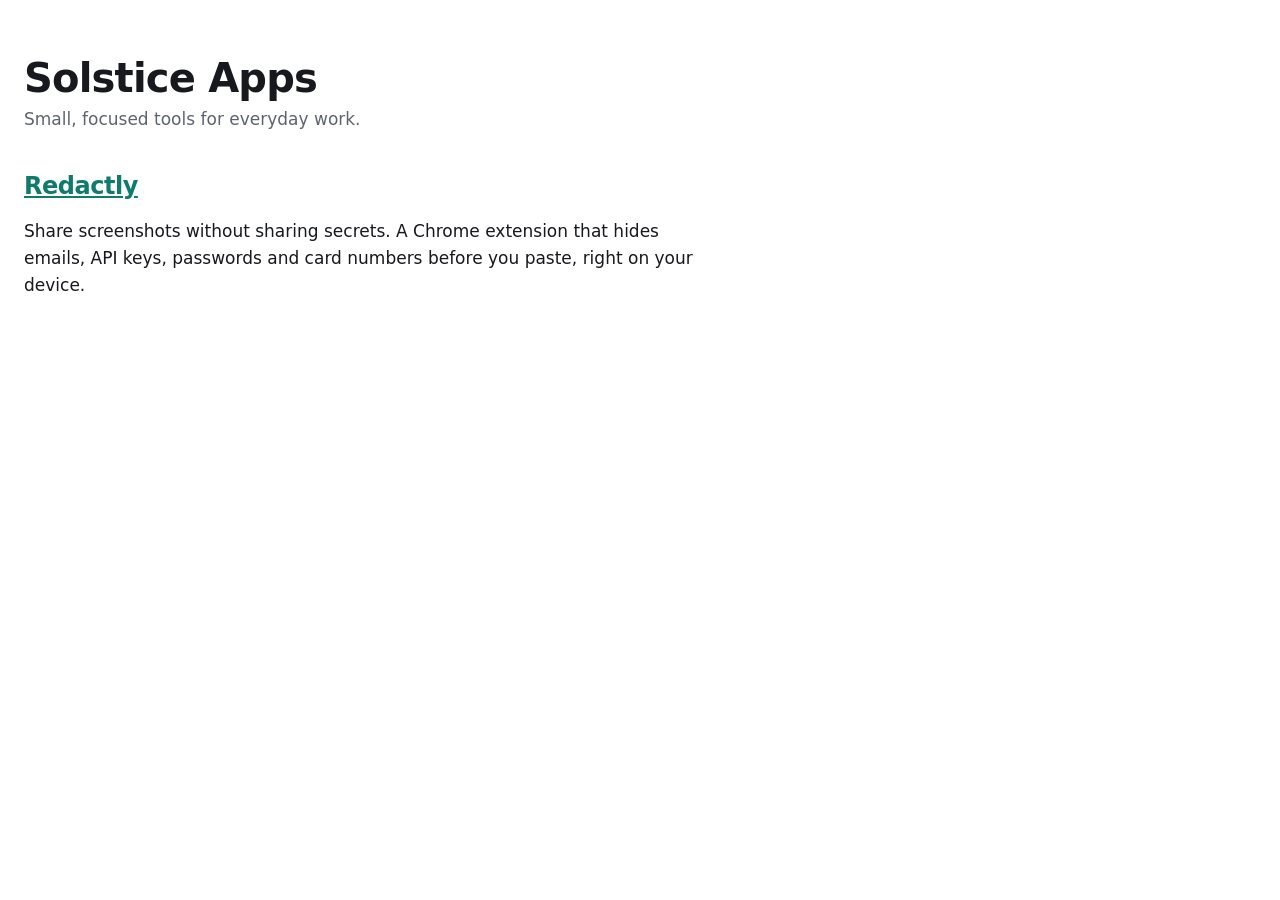
<file: index.html>
<!doctype html>
<html lang="en">
<head>
  <meta charset="utf-8" />
  <meta name="viewport" content="width=device-width, initial-scale=1" />
  <title>Solstice Apps</title>
  <link rel="icon" href="redactly/img/icon-32.png" />
  <link rel="stylesheet" href="redactly/style.css" />
</head>
<body>
  <main class="doc">
    <h1>Solstice Apps</h1>
    <p class="updated">Small, focused tools for everyday work.</p>
    <h2><a href="redactly/">Redactly</a></h2>
    <p>Share screenshots without sharing secrets. A Chrome extension that hides emails, API keys, passwords and card numbers before you paste, right on your device.</p>
  </main>
</body>
</html>
</file>
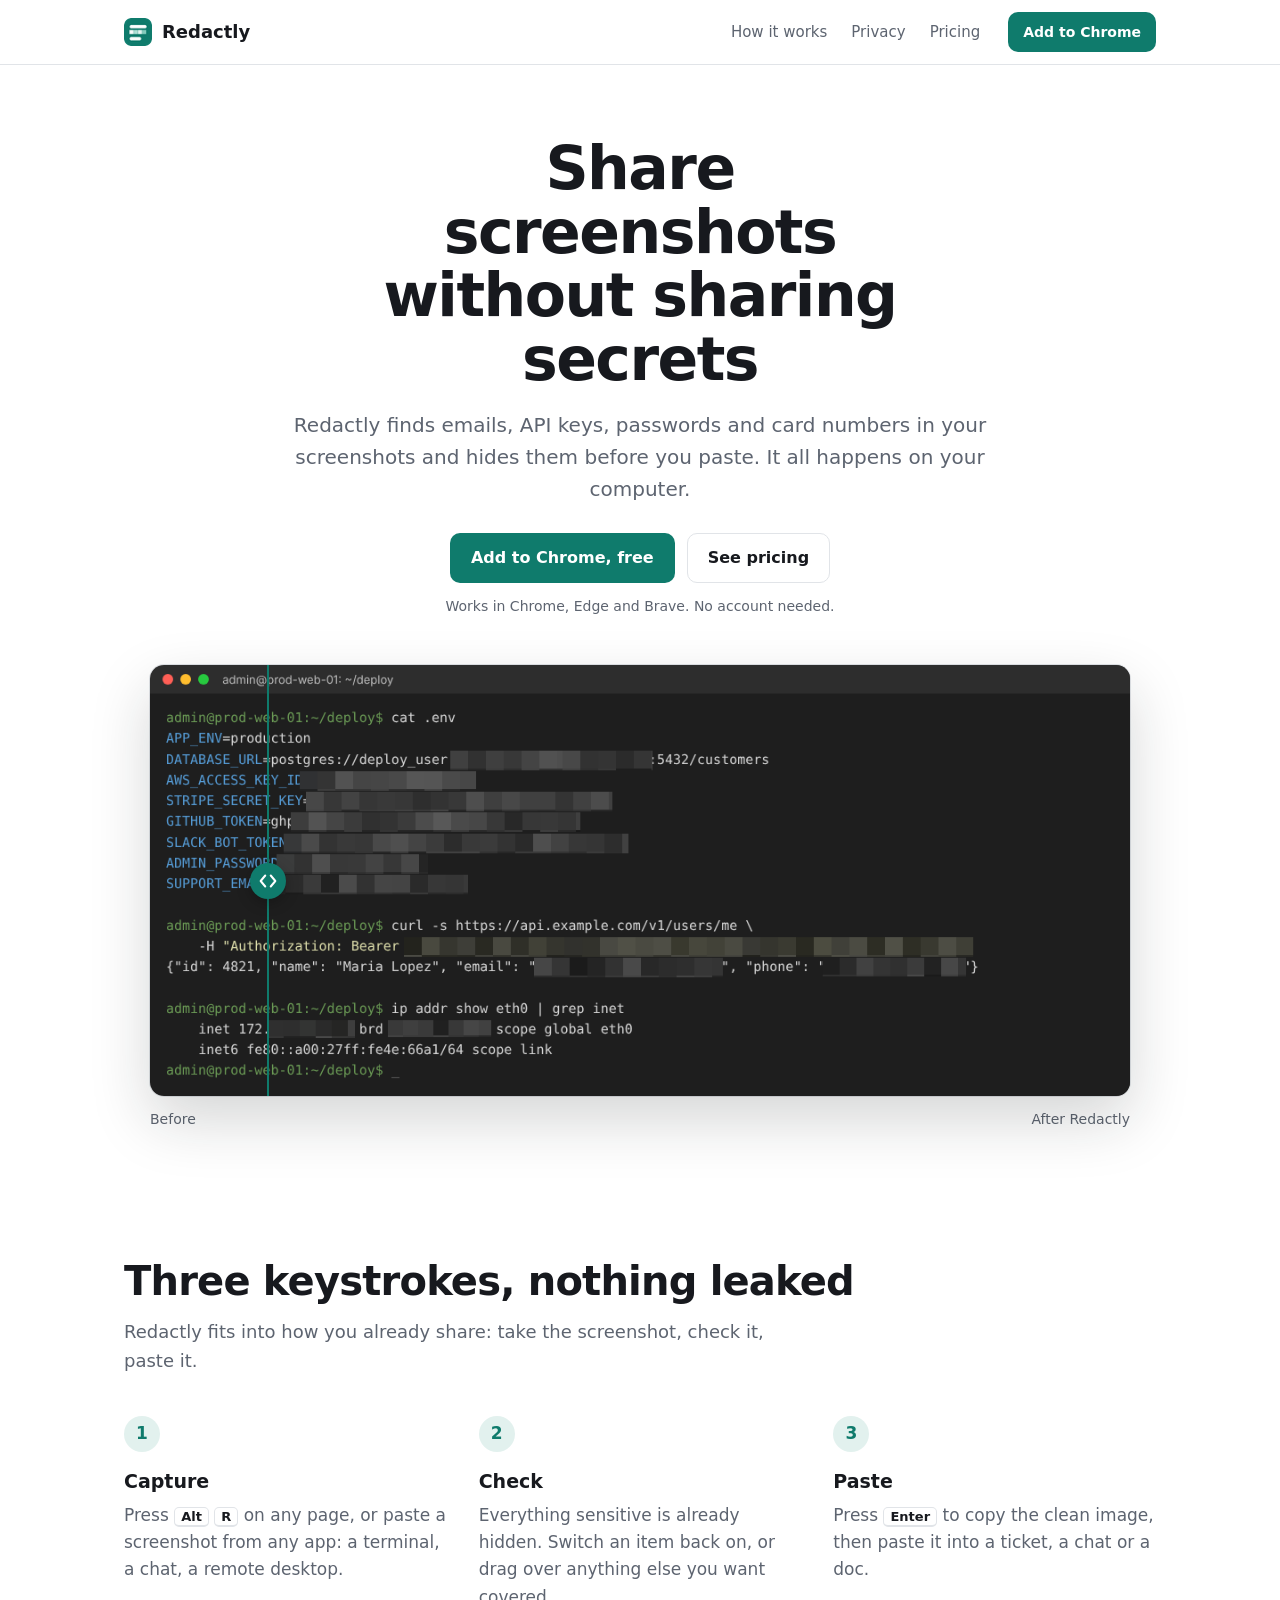
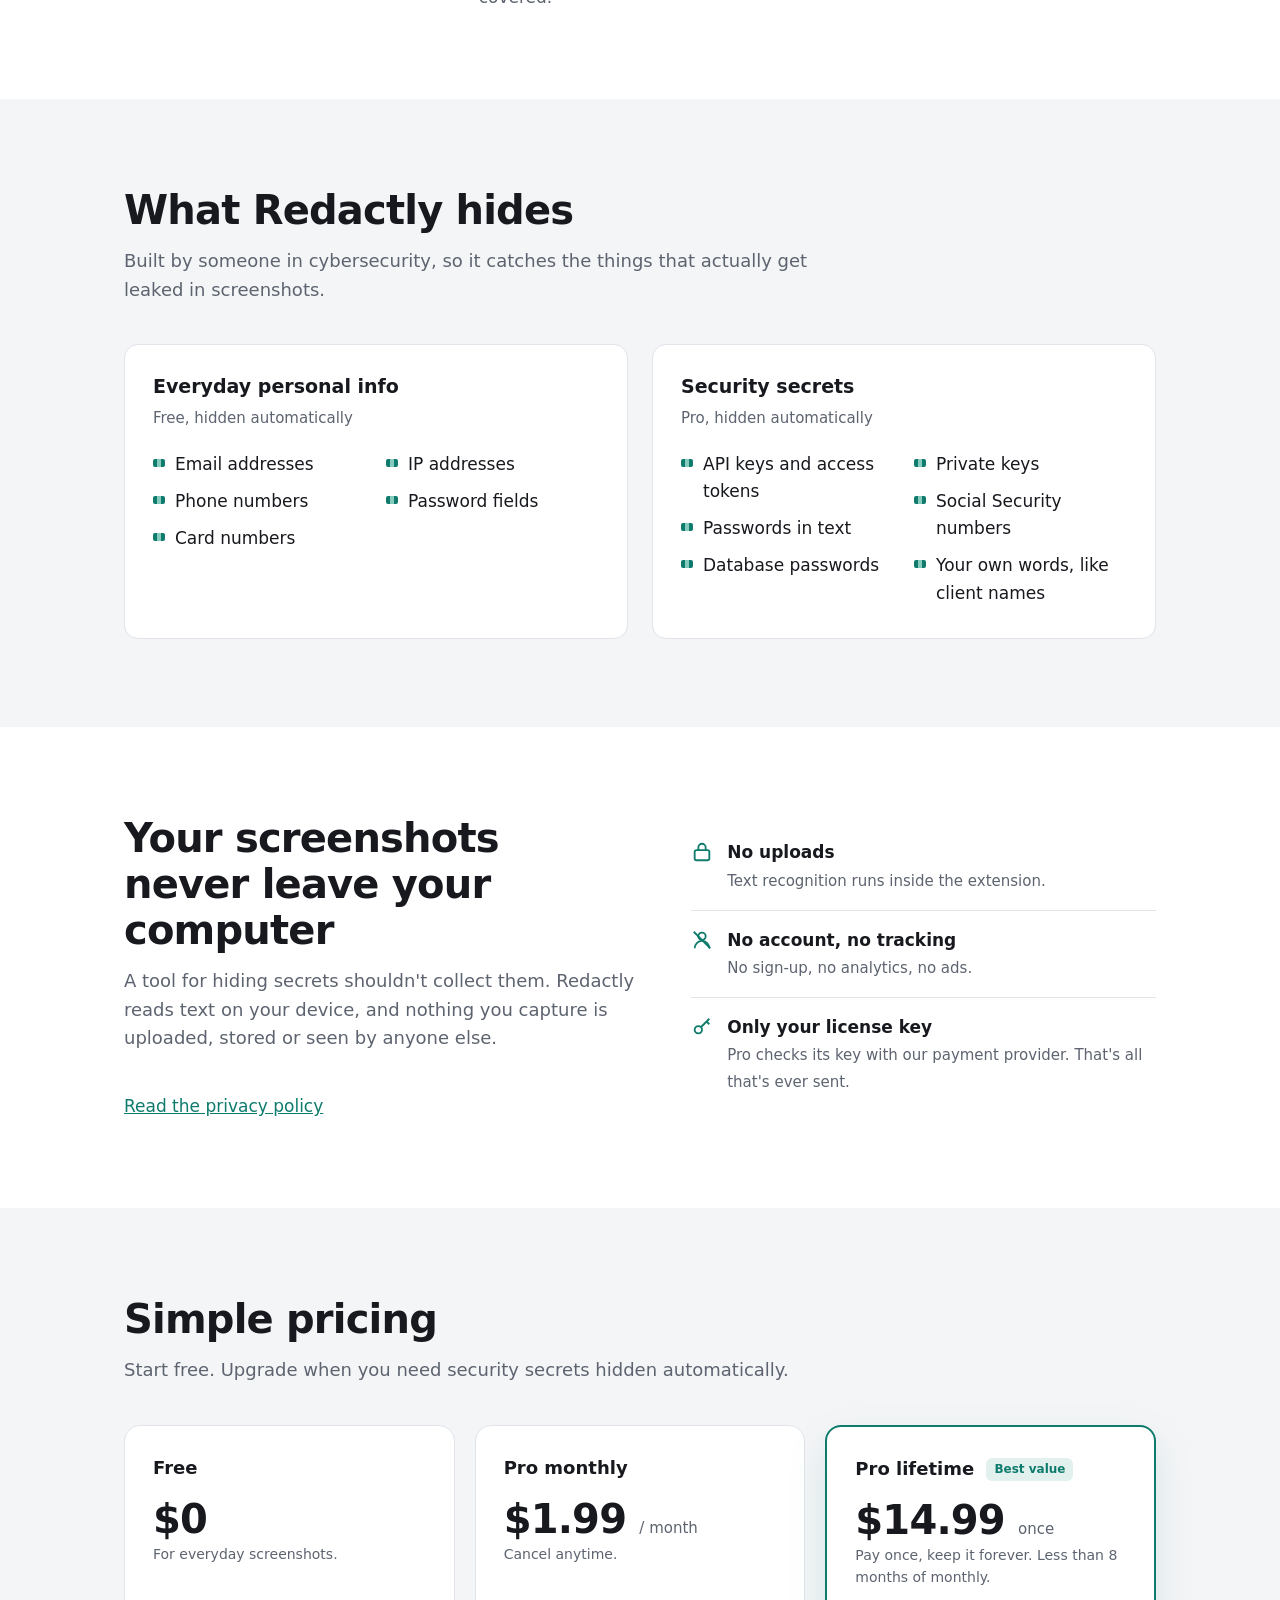
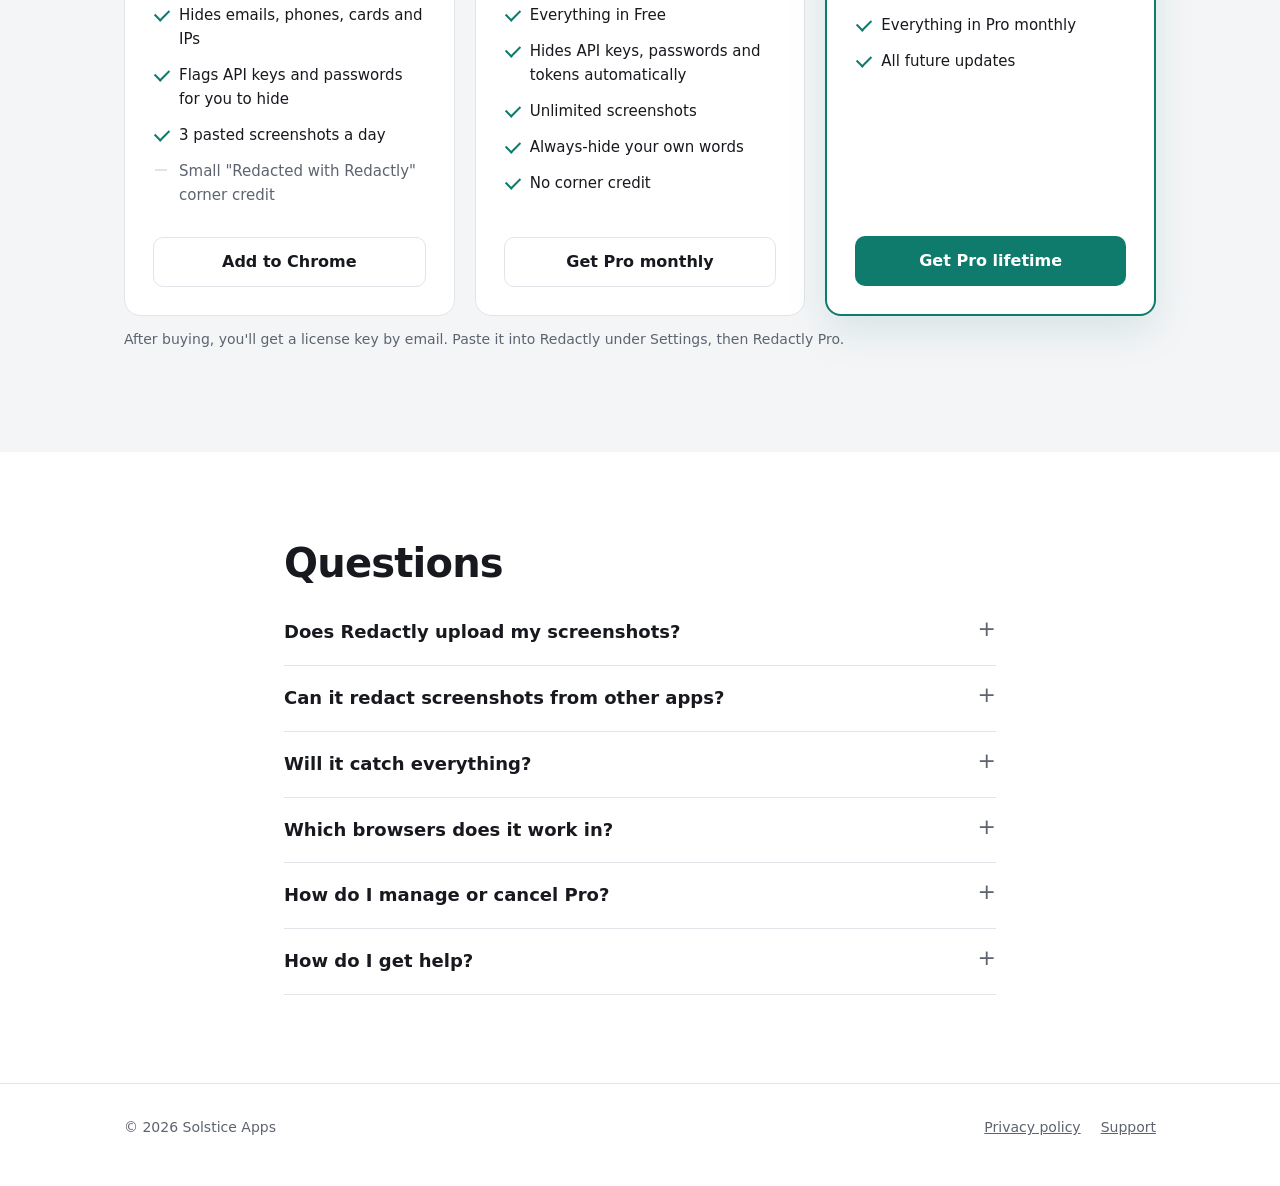
<file: redactly/index.html>
<!doctype html>
<html lang="en">
<head>
  <meta charset="utf-8" />
  <meta name="viewport" content="width=device-width, initial-scale=1" />
  <title>Redactly: share screenshots without sharing secrets</title>
  <meta name="description" content="Redactly is a Chrome extension that finds emails, API keys, passwords and card numbers in your screenshots and hides them before you paste. Everything happens on your device." />
  <meta property="og:title" content="Redactly: share screenshots without sharing secrets" />
  <meta property="og:description" content="Capture a page or paste any screenshot. Sensitive info is hidden automatically, right on your device." />
  <meta property="og:image" content="https://solstice-apps.github.io/redactly/img/after.png" />
  <link rel="icon" href="img/icon-32.png" />
  <link rel="stylesheet" href="style.css" />
</head>
<body>
  <header class="nav">
    <div class="wrap">
      <a class="logo" href="#top"><img src="img/icon-32.png" alt="" width="28" height="28" />Redactly</a>
      <nav aria-label="Page">
        <a href="#how">How it works</a>
        <a href="#privacy">Privacy</a>
        <a href="#pricing">Pricing</a>
      </nav>
      <a class="btn btn-primary btn-small" href="https://chromewebstore.google.com/search/Redactly">Add to Chrome</a>
    </div>
  </header>

  <main id="top">
    <div class="hero wrap">
      <h1>Share screenshots without sharing secrets</h1>
      <p class="lede">Redactly finds emails, API keys, passwords and card numbers in your screenshots and hides them before you paste. It all happens on your computer.</p>
      <div class="cta">
        <a class="btn btn-primary" href="https://chromewebstore.google.com/search/Redactly">Add to Chrome, free</a>
        <a class="btn btn-quiet" href="#pricing">See pricing</a>
      </div>
      <p class="fine">Works in Chrome, Edge and Brave. No account needed.</p>

      <div class="compare" id="compare" style="--split: 100%" role="group" aria-label="Before and after Redactly">
        <img src="img/before.png" alt="A terminal showing passwords, API keys, emails and IP addresses in plain text" width="1100" height="483" />
        <div class="after" aria-hidden="true"><img src="img/after.png" alt="" width="1100" height="483" /></div>
        <div class="handle" id="handle" role="slider" tabindex="0" aria-label="Drag to compare" aria-valuemin="0" aria-valuemax="100" aria-valuenow="100"></div>
      </div>
      <div class="compare-labels"><span>Before</span><span>After Redactly</span></div>
    </div>

    <section id="how">
      <div class="wrap">
        <h2>Three keystrokes, nothing leaked</h2>
        <p class="sub">Redactly fits into how you already share: take the screenshot, check it, paste it.</p>
        <ol class="steps">
          <li>
            <h3>Capture</h3>
            <p>Press <kbd>Alt</kbd> <kbd>R</kbd> on any page, or paste a screenshot from any app: a terminal, a chat, a remote desktop.</p>
          </li>
          <li>
            <h3>Check</h3>
            <p>Everything sensitive is already hidden. Switch an item back on, or drag over anything else you want covered.</p>
          </li>
          <li>
            <h3>Paste</h3>
            <p>Press <kbd>Enter</kbd> to copy the clean image, then paste it into a ticket, a chat or a doc.</p>
          </li>
        </ol>
      </div>
    </section>

    <section class="alt">
      <div class="wrap">
        <h2>What Redactly hides</h2>
        <p class="sub">Built by someone in cybersecurity, so it catches the things that actually get leaked in screenshots.</p>
        <div class="kinds">
          <div class="kind">
            <h3>Everyday personal info</h3>
            <p>Free, hidden automatically</p>
            <ul>
              <li>Email addresses</li>
              <li>Phone numbers</li>
              <li>Card numbers</li>
              <li>IP addresses</li>
              <li>Password fields</li>
            </ul>
          </div>
          <div class="kind">
            <h3>Security secrets</h3>
            <p>Pro, hidden automatically</p>
            <ul>
              <li>API keys and access tokens</li>
              <li>Passwords in text</li>
              <li>Database passwords</li>
              <li>Private keys</li>
              <li>Social Security numbers</li>
              <li>Your own words, like client names</li>
            </ul>
          </div>
        </div>
      </div>
    </section>

    <section id="privacy">
      <div class="wrap privacy">
        <div>
          <h2>Your screenshots never leave your computer</h2>
          <p class="sub">A tool for hiding secrets shouldn't collect them. Redactly reads text on your device, and nothing you capture is uploaded, stored or seen by anyone else.</p>
          <a href="privacy.html">Read the privacy policy</a>
        </div>
        <ul class="facts">
          <li>
            <svg viewBox="0 0 24 24" fill="none" stroke="currentColor" stroke-width="2"><rect x="4" y="10" width="16" height="11" rx="2"/><path d="M8 10V7a4 4 0 0 1 8 0v3"/></svg>
            <div><strong>No uploads</strong><span>Text recognition runs inside the extension.</span></div>
          </li>
          <li>
            <svg viewBox="0 0 24 24" fill="none" stroke="currentColor" stroke-width="2"><circle cx="12" cy="8" r="4"/><path d="M4 21a8 8 0 0 1 16 0"/><path d="m3 3 18 18"/></svg>
            <div><strong>No account, no tracking</strong><span>No sign-up, no analytics, no ads.</span></div>
          </li>
          <li>
            <svg viewBox="0 0 24 24" fill="none" stroke="currentColor" stroke-width="2"><circle cx="8" cy="15" r="4"/><path d="m11 12 9-9M17 6l3 3"/></svg>
            <div><strong>Only your license key</strong><span>Pro checks its key with our payment provider. That's all that's ever sent.</span></div>
          </li>
        </ul>
      </div>
    </section>

    <section id="pricing" class="alt">
      <div class="wrap">
        <h2>Simple pricing</h2>
        <p class="sub">Start free. Upgrade when you need security secrets hidden automatically.</p>
        <div class="plans">
          <div class="plan">
            <h3>Free</h3>
            <div class="price">$0</div>
            <p class="note">For everyday screenshots.</p>
            <ul>
              <li>Hides emails, phones, cards and IPs</li>
              <li>Flags API keys and passwords for you to hide</li>
              <li>3 pasted screenshots a day</li>
              <li class="no">Small "Redacted with Redactly" corner credit</li>
            </ul>
            <a class="btn btn-quiet" href="https://chromewebstore.google.com/search/Redactly">Add to Chrome</a>
          </div>
          <div class="plan">
            <h3>Pro monthly</h3>
            <div class="price">$1.99 <small>/ month</small></div>
            <p class="note">Cancel anytime.</p>
            <ul>
              <li>Everything in Free</li>
              <li>Hides API keys, passwords and tokens automatically</li>
              <li>Unlimited screenshots</li>
              <li>Always-hide your own words</li>
              <li>No corner credit</li>
            </ul>
            <a class="btn btn-quiet" href="https://buy.polar.sh/polar_cl_VjYL27GmK4LmZKvQpatHgOPj1WJ8j5FvRz7Zo2G9ZIa">Get Pro monthly</a>
          </div>
          <div class="plan best">
            <h3>Pro lifetime <span class="tag">Best value</span></h3>
            <div class="price">$14.99 <small>once</small></div>
            <p class="note">Pay once, keep it forever. Less than 8 months of monthly.</p>
            <ul>
              <li>Everything in Pro monthly</li>
              <li>All future updates</li>
            </ul>
            <a class="btn btn-primary" href="https://buy.polar.sh/polar_cl_7uuHvDUKn8kvxas7OPU20dwYt29IENxFuUnLh2O2kCe">Get Pro lifetime</a>
          </div>
        </div>
        <p class="fine">After buying, you'll get a license key by email. Paste it into Redactly under Settings, then Redactly Pro.</p>
      </div>
    </section>

    <section id="faq">
      <div class="wrap faq">
        <h2>Questions</h2>
        <details>
          <summary>Does Redactly upload my screenshots?</summary>
          <p>No. Screenshots and page text are processed inside the extension on your computer and are never sent anywhere. The only network request Redactly makes is checking a Pro license key with Polar, our payment provider.</p>
        </details>
        <details>
          <summary>Can it redact screenshots from other apps?</summary>
          <p>Yes. Take a screenshot with your system's shortcut, open Redactly and paste it. It reads the text in the image and hides what it finds. That works for terminals, chat apps, remote desktops and anything else on screen.</p>
        </details>
        <details>
          <summary>Will it catch everything?</summary>
          <p>It catches the common kinds of sensitive data reliably, and you always review the result before copying. Text in pasted images is read with on-device text recognition, so very small or blurry text can be missed. Drag over anything you want covered.</p>
        </details>
        <details>
          <summary>Which browsers does it work in?</summary>
          <p>Chrome, plus Chromium browsers that install from the Chrome Web Store, like Edge and Brave. Versions for other browsers are planned.</p>
        </details>
        <details>
          <summary>How do I manage or cancel Pro?</summary>
          <p>Use the link in your purchase email, or <a href="https://polar.sh/solsticeapps/portal">the customer portal</a>. Monthly plans can be canceled anytime and stay active until the end of the period.</p>
        </details>
        <details>
          <summary>How do I get help?</summary>
          <p>Email <a href="mailto:solsticeapps@proton.me">solsticeapps@proton.me</a> and we'll get back to you.</p>
        </details>
      </div>
    </section>
  </main>

  <footer>
    <div class="wrap">
      <span>© 2026 Solstice Apps</span>
      <nav aria-label="Footer">
        <a href="privacy.html">Privacy policy</a>
        <a href="mailto:solsticeapps@proton.me">Support</a>
      </nav>
    </div>
  </footer>

  <script>
    // Before/after slider. On load, a single sweep reveals the redacted version once.
    (() => {
      const box = document.getElementById("compare");
      const handle = document.getElementById("handle");
      const set = (pct) => {
        pct = Math.max(0, Math.min(100, pct));
        box.style.setProperty("--split", pct + "%");
        handle.setAttribute("aria-valuenow", Math.round(pct));
      };
      const reduce = matchMedia("(prefers-reduced-motion: reduce)").matches;
      let touched = false;
      if (reduce) set(12);
      else {
        const io = new IntersectionObserver((entries) => {
          if (!entries[0].isIntersecting) return;
          io.disconnect();
          const start = performance.now(), dur = 1600;
          const tick = (t) => {
            if (touched) return;
            const k = Math.min(1, (t - start) / dur);
            const e = 1 - Math.pow(1 - k, 3);
            set(100 - e * 88); // sweep almost all the way: show the redacted result
            if (k < 1) requestAnimationFrame(tick);
          };
          setTimeout(() => requestAnimationFrame(tick), 500);
        }, { threshold: 0.4 });
        io.observe(box);
      }
      const fromEvent = (e) => {
        const r = box.getBoundingClientRect();
        set(((e.clientX - r.left) / r.width) * 100);
      };
      box.addEventListener("pointerdown", (e) => { touched = true; box.setPointerCapture(e.pointerId); fromEvent(e); });
      box.addEventListener("pointermove", (e) => { if (box.hasPointerCapture(e.pointerId)) fromEvent(e); });
      handle.addEventListener("keydown", (e) => {
        const cur = parseFloat(getComputedStyle(box).getPropertyValue("--split")) || 50;
        if (e.key === "ArrowLeft") { touched = true; set(cur - 5); e.preventDefault(); }
        if (e.key === "ArrowRight") { touched = true; set(cur + 5); e.preventDefault(); }
      });
    })();
  </script>
</body>
</html>
</file>
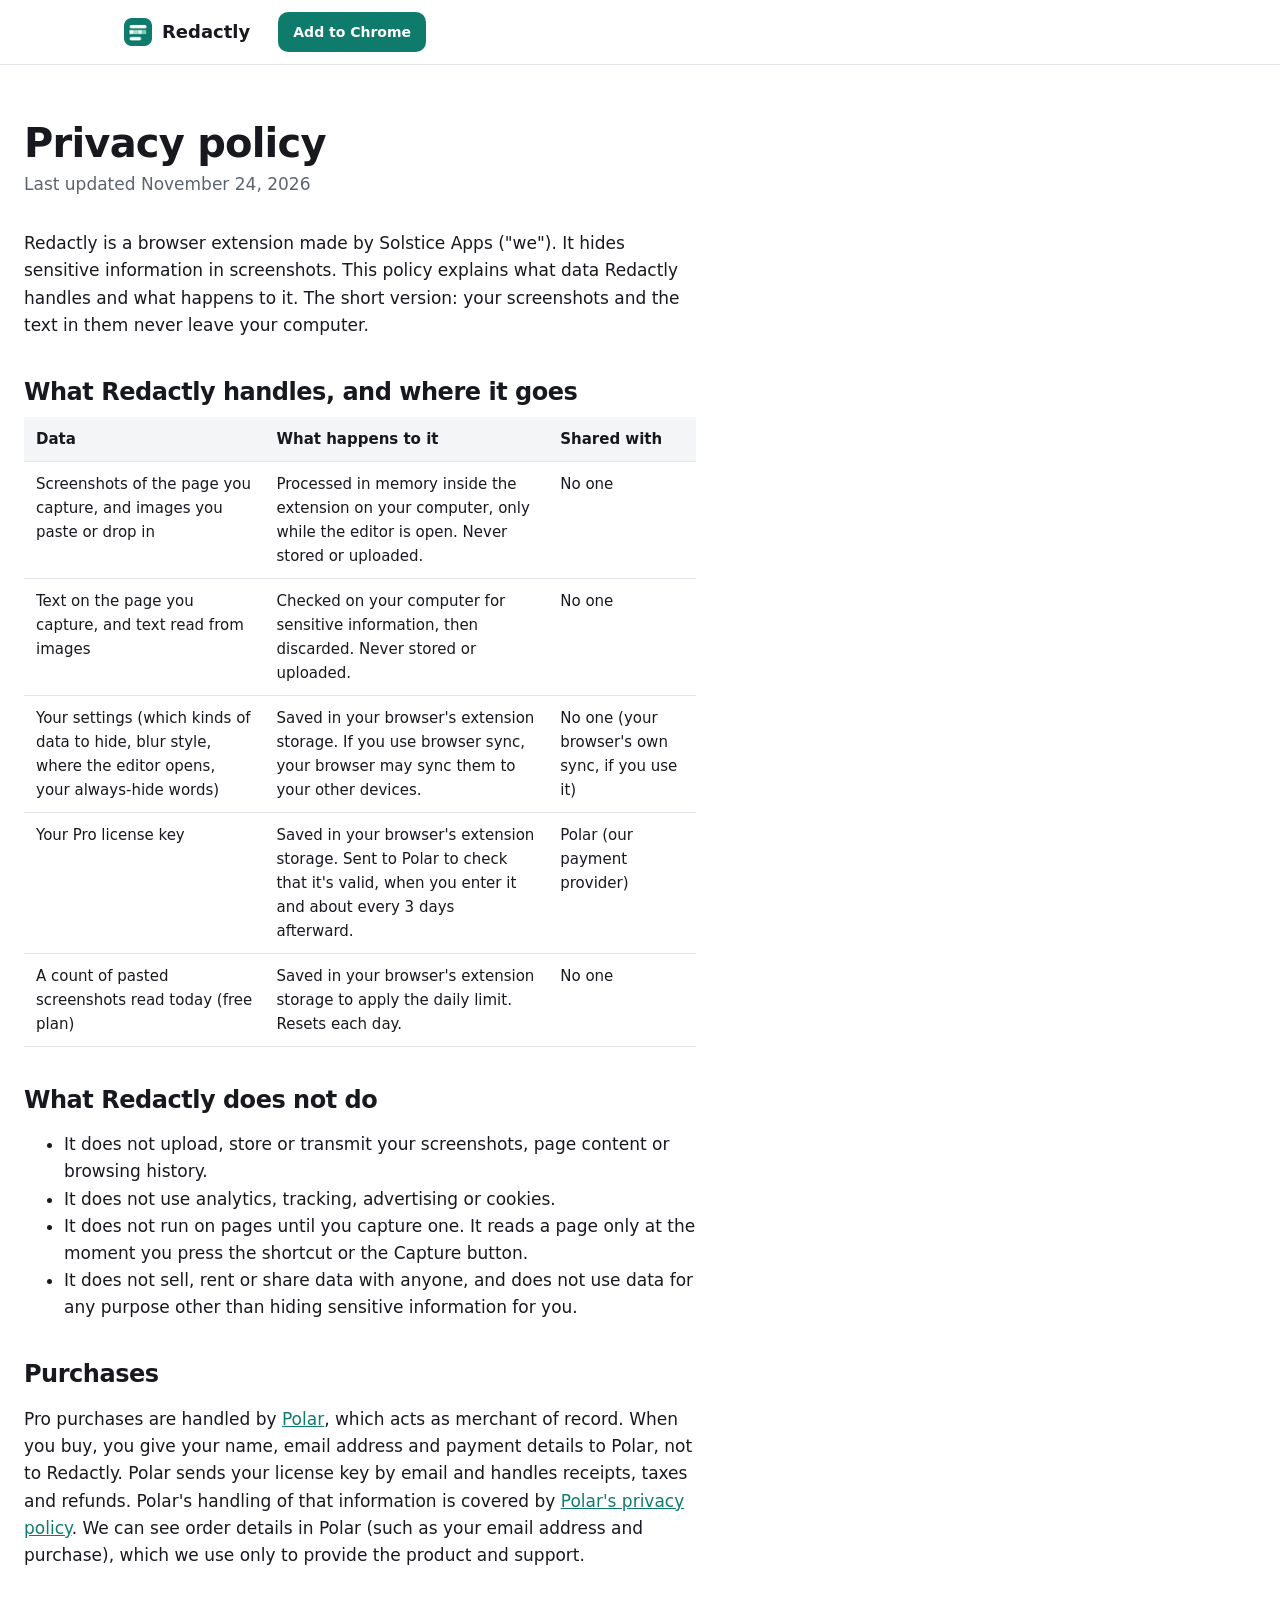
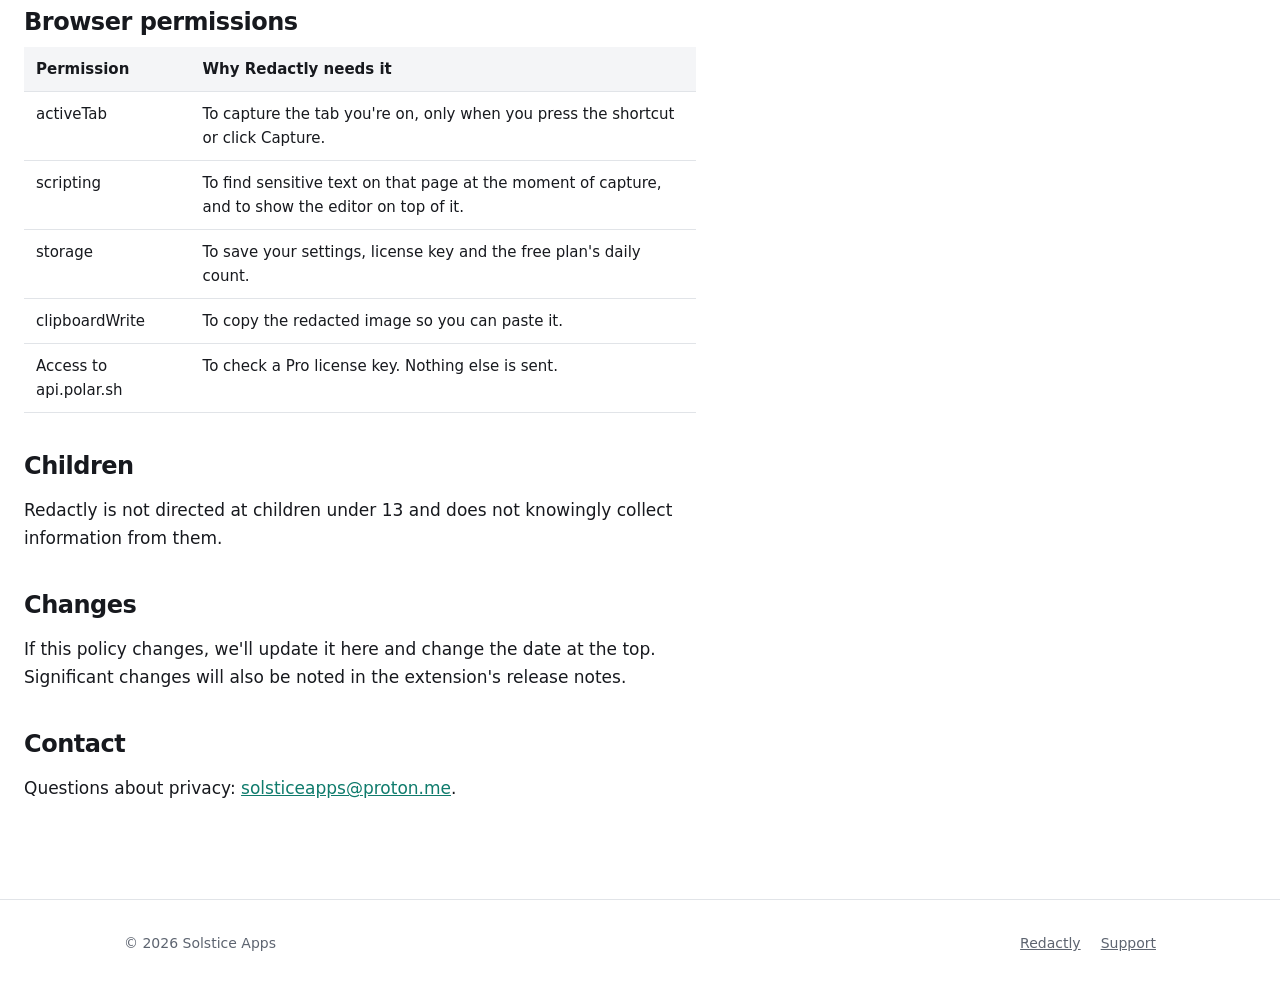
<file: redactly/privacy.html>
<!doctype html>
<html lang="en">
<head>
  <meta charset="utf-8" />
  <meta name="viewport" content="width=device-width, initial-scale=1" />
  <title>Privacy policy · Redactly</title>
  <link rel="icon" href="img/icon-32.png" />
  <link rel="stylesheet" href="style.css" />
</head>
<body>
  <header class="nav">
    <div class="wrap">
      <a class="logo" href="./"><img src="img/icon-32.png" alt="" width="28" height="28" />Redactly</a>
      <a class="btn btn-primary btn-small" href="https://chromewebstore.google.com/search/Redactly">Add to Chrome</a>
    </div>
  </header>

  <main class="doc">
    <h1>Privacy policy</h1>
    <p class="updated">Last updated November 24, 2026</p>

    <p>Redactly is a browser extension made by Solstice Apps ("we"). It hides sensitive information in screenshots. This policy explains what data Redactly handles and what happens to it. The short version: your screenshots and the text in them never leave your computer.</p>

    <h2>What Redactly handles, and where it goes</h2>
    <table>
      <thead><tr><th>Data</th><th>What happens to it</th><th>Shared with</th></tr></thead>
      <tbody>
        <tr>
          <td>Screenshots of the page you capture, and images you paste or drop in</td>
          <td>Processed in memory inside the extension on your computer, only while the editor is open. Never stored or uploaded.</td>
          <td>No one</td>
        </tr>
        <tr>
          <td>Text on the page you capture, and text read from images</td>
          <td>Checked on your computer for sensitive information, then discarded. Never stored or uploaded.</td>
          <td>No one</td>
        </tr>
        <tr>
          <td>Your settings (which kinds of data to hide, blur style, where the editor opens, your always-hide words)</td>
          <td>Saved in your browser's extension storage. If you use browser sync, your browser may sync them to your other devices.</td>
          <td>No one (your browser's own sync, if you use it)</td>
        </tr>
        <tr>
          <td>Your Pro license key</td>
          <td>Saved in your browser's extension storage. Sent to Polar to check that it's valid, when you enter it and about every 3 days afterward.</td>
          <td>Polar (our payment provider)</td>
        </tr>
        <tr>
          <td>A count of pasted screenshots read today (free plan)</td>
          <td>Saved in your browser's extension storage to apply the daily limit. Resets each day.</td>
          <td>No one</td>
        </tr>
      </tbody>
    </table>

    <h2>What Redactly does not do</h2>
    <ul>
      <li>It does not upload, store or transmit your screenshots, page content or browsing history.</li>
      <li>It does not use analytics, tracking, advertising or cookies.</li>
      <li>It does not run on pages until you capture one. It reads a page only at the moment you press the shortcut or the Capture button.</li>
      <li>It does not sell, rent or share data with anyone, and does not use data for any purpose other than hiding sensitive information for you.</li>
    </ul>

    <h2>Purchases</h2>
    <p>Pro purchases are handled by <a href="https://polar.sh">Polar</a>, which acts as merchant of record. When you buy, you give your name, email address and payment details to Polar, not to Redactly. Polar sends your license key by email and handles receipts, taxes and refunds. Polar's handling of that information is covered by <a href="https://polar.sh/legal/privacy">Polar's privacy policy</a>. We can see order details in Polar (such as your email address and purchase), which we use only to provide the product and support.</p>

    <h2>Browser permissions</h2>
    <table>
      <thead><tr><th>Permission</th><th>Why Redactly needs it</th></tr></thead>
      <tbody>
        <tr><td>activeTab</td><td>To capture the tab you're on, only when you press the shortcut or click Capture.</td></tr>
        <tr><td>scripting</td><td>To find sensitive text on that page at the moment of capture, and to show the editor on top of it.</td></tr>
        <tr><td>storage</td><td>To save your settings, license key and the free plan's daily count.</td></tr>
        <tr><td>clipboardWrite</td><td>To copy the redacted image so you can paste it.</td></tr>
        <tr><td>Access to api.polar.sh</td><td>To check a Pro license key. Nothing else is sent.</td></tr>
      </tbody>
    </table>

    <h2>Children</h2>
    <p>Redactly is not directed at children under 13 and does not knowingly collect information from them.</p>

    <h2>Changes</h2>
    <p>If this policy changes, we'll update it here and change the date at the top. Significant changes will also be noted in the extension's release notes.</p>

    <h2>Contact</h2>
    <p>Questions about privacy: <a href="mailto:solsticeapps@proton.me">solsticeapps@proton.me</a>.</p>
  </main>

  <footer>
    <div class="wrap">
      <span>© 2026 Solstice Apps</span>
      <nav aria-label="Footer">
        <a href="./">Redactly</a>
        <a href="mailto:solsticeapps@proton.me">Support</a>
      </nav>
    </div>
  </footer>
</body>
</html>
</file>
<file: redactly/style.css>
:root {
  --ink: #17191E; --muted: #5D6470; --line: #E1E4E8; --surface: #FFFFFF; --wash: #F4F5F7;
  --accent: #0F7B6C; --accent-hover: #0C6A5D; --accent-ink: #FFFFFF; --accent-wash: #E2F1EE;
  --font: "Segoe UI Variable Text", "Segoe UI", system-ui, -apple-system, "Helvetica Neue", sans-serif;
  --display: "Segoe UI Variable Display", "Segoe UI", system-ui, -apple-system, "Helvetica Neue", sans-serif;
  color-scheme: light;
}
* { box-sizing: border-box; }
html { scroll-behavior: smooth; }
@media (prefers-reduced-motion: reduce) { html { scroll-behavior: auto; } }
body { margin: 0; font: 17px/1.6 var(--font); color: var(--ink); background: var(--surface); }
a { color: var(--accent); }
a:focus-visible, button:focus-visible { outline: 2px solid var(--accent); outline-offset: 3px; border-radius: 6px; }
.wrap { max-width: 1080px; margin: 0 auto; padding: 0 24px; }

/* Nav */
.nav { position: sticky; top: 0; z-index: 10; background: rgba(255, 255, 255, 0.92); backdrop-filter: blur(8px); border-bottom: 1px solid var(--line); }
.nav .wrap { display: flex; align-items: center; gap: 28px; height: 64px; }
.logo { display: flex; align-items: center; gap: 10px; font-weight: 700; font-size: 18px; color: var(--ink); text-decoration: none; }
.logo img { border-radius: 7px; }
.nav nav { display: flex; gap: 24px; margin-left: auto; }
.nav nav a { color: var(--muted); text-decoration: none; font-size: 15px; }
.nav nav a:hover { color: var(--ink); }
.btn { display: inline-flex; align-items: center; gap: 8px; padding: 11px 20px; border-radius: 10px; font-weight: 600; font-size: 16px; text-decoration: none; border: 1px solid transparent; cursor: pointer; }
.btn-primary { background: var(--accent); color: var(--accent-ink); }
.btn-primary:hover { background: var(--accent-hover); }
.btn-quiet { color: var(--ink); border-color: var(--line); background: var(--surface); }
.btn-quiet:hover { border-color: var(--muted); }
.btn-small { padding: 8px 14px; font-size: 14px; }

/* Hero */
.hero { padding-top: 72px; padding-bottom: 40px; text-align: center; }
.hero h1 { font: 700 clamp(36px, 6vw, 60px)/1.06 var(--display); letter-spacing: -0.025em; margin: 0 auto 18px; max-width: 14ch; }
.hero .lede { font-size: clamp(17px, 2.2vw, 20px); color: var(--muted); max-width: 58ch; margin: 0 auto 28px; }
.cta { display: flex; gap: 12px; justify-content: center; flex-wrap: wrap; }
.fine { font-size: 14px; color: var(--muted); margin-top: 12px; }

/* Before / after */
.compare { position: relative; margin: 48px auto 0; max-width: 980px; border-radius: 14px; overflow: hidden; box-shadow: 0 24px 60px rgba(23, 25, 30, 0.18), 0 0 0 1px var(--line); user-select: none; touch-action: pan-y; }
.compare img { display: block; width: 100%; height: auto; }
.compare .after { position: absolute; inset: 0; clip-path: inset(0 0 0 var(--split, 0%)); }
.compare .after img { height: 100%; object-fit: cover; }
.handle { position: absolute; top: 0; bottom: 0; left: var(--split, 0%); width: 2px; margin-left: -1px; background: var(--accent); cursor: ew-resize; }
.handle::after { content: ""; position: absolute; top: 50%; left: 50%; width: 36px; height: 36px; margin: -18px 0 0 -18px; border-radius: 50%; background: var(--accent);
  box-shadow: 0 4px 14px rgba(0, 0, 0, 0.25); background-image: url("data:image/svg+xml,%3Csvg xmlns='http://www.w3.org/2000/svg' viewBox='0 0 24 24' fill='none' stroke='white' stroke-width='2.2' stroke-linecap='round' stroke-linejoin='round'%3E%3Cpath d='m9 6-5 6 5 6M15 6l5 6-5 6'/%3E%3C/svg%3E"); background-size: 22px; background-position: center; background-repeat: no-repeat; }
.compare-labels { display: flex; justify-content: space-between; max-width: 980px; margin: 12px auto 0; font-size: 14px; color: var(--muted); }

/* Sections */
section { padding: 88px 0; }
.alt { background: var(--wash); }
h2 { font: 700 clamp(28px, 4vw, 40px)/1.15 var(--display); letter-spacing: -0.02em; margin: 0 0 14px; }
.sub { color: var(--muted); max-width: 60ch; margin: 0 0 40px; font-size: 18px; }

.steps { display: grid; grid-template-columns: repeat(3, 1fr); gap: 32px; list-style: none; padding: 0; margin: 0; counter-reset: step; }
.steps li { counter-increment: step; }
.steps li::before { content: counter(step); display: grid; place-items: center; width: 36px; height: 36px; border-radius: 50%; background: var(--accent-wash); color: var(--accent); font-weight: 700; margin-bottom: 14px; }
.steps h3 { margin: 0 0 6px; font-size: 19px; }
.steps p { margin: 0; color: var(--muted); }
kbd { font: 600 13px var(--font); padding: 1px 6px; border: 1px solid var(--line); border-bottom-width: 2px; border-radius: 5px; background: var(--surface); color: var(--ink); white-space: nowrap; }

.kinds { display: grid; grid-template-columns: 1fr 1fr; gap: 24px; }
.kind { background: var(--surface); border: 1px solid var(--line); border-radius: 14px; padding: 26px 28px; }
.kind h3 { margin: 0 0 4px; font-size: 19px; }
.kind > p { margin: 0 0 16px; color: var(--muted); font-size: 15px; }
.kind ul { margin: 0; padding: 0; list-style: none; columns: 2; column-gap: 20px; }
.kind li { padding: 5px 0 5px 22px; position: relative; break-inside: avoid; }
.kind li::before { content: ""; position: absolute; left: 0; top: 13px; width: 12px; height: 8px; border-radius: 2px; background: repeating-linear-gradient(90deg, var(--accent) 0 4px, #86CCBE 4px 8px); }

.privacy { display: grid; grid-template-columns: 1.1fr 1fr; gap: 56px; align-items: center; }
.facts { list-style: none; margin: 0; padding: 0; }
.facts li { display: flex; gap: 14px; padding: 16px 0; border-bottom: 1px solid var(--line); }
.facts li:last-child { border-bottom: 0; }
.facts svg { flex: none; width: 22px; height: 22px; color: var(--accent); margin-top: 2px; }
.facts strong { display: block; }
.facts span { color: var(--muted); font-size: 15px; }

/* Pricing */
.plans { display: grid; grid-template-columns: repeat(3, 1fr); gap: 20px; align-items: stretch; }
.plan { display: flex; flex-direction: column; background: var(--surface); border: 1px solid var(--line); border-radius: 16px; padding: 28px; }
.plan.best { border: 2px solid var(--accent); box-shadow: 0 16px 40px rgba(15, 123, 108, 0.12); }
.plan h3 { margin: 0; font-size: 18px; }
.plan .tag { display: inline-block; margin-left: 6px; font-size: 12px; font-weight: 600; color: var(--accent); background: var(--accent-wash); padding: 2px 8px; border-radius: 6px; vertical-align: 2px; }
.price { font: 700 40px/1 var(--display); letter-spacing: -0.02em; margin: 16px 0 4px; }
.price small { font: 400 15px var(--font); color: var(--muted); letter-spacing: 0; }
.plan .note { color: var(--muted); font-size: 14px; margin: 0 0 18px; min-height: 2.6em; }
.plan ul { list-style: none; padding: 0; margin: 0 0 24px; flex: 1; }
.plan li { padding: 6px 0 6px 26px; position: relative; font-size: 15px; }
.plan li::before { content: ""; position: absolute; left: 2px; top: 12px; width: 12px; height: 7px; border-left: 2px solid var(--accent); border-bottom: 2px solid var(--accent); transform: rotate(-45deg); }
.plan li.no { color: var(--muted); }
.plan li.no::before { border: 0; height: 2px; background: var(--line); top: 16px; transform: none; }
.plan .btn { justify-content: center; }

/* FAQ */
.faq { max-width: 760px; }
.faq details { border-bottom: 1px solid var(--line); padding: 18px 0; }
.faq summary { cursor: pointer; font-weight: 600; font-size: 18px; list-style: none; display: flex; justify-content: space-between; gap: 16px; }
.faq summary::after { content: "+"; color: var(--muted); font-weight: 400; font-size: 22px; line-height: 1; }
.faq details[open] summary::after { content: "−"; }
.faq details p { margin: 10px 0 0; color: var(--muted); }

footer { border-top: 1px solid var(--line); padding: 32px 0 48px; font-size: 14px; color: var(--muted); }
footer .wrap { display: flex; gap: 24px; flex-wrap: wrap; align-items: center; }
footer nav { display: flex; gap: 20px; margin-left: auto; }
footer a { color: var(--muted); }

/* Policy page */
.doc { max-width: 720px; padding: 56px 24px 80px; }
.doc h1 { font: 700 40px/1.1 var(--display); letter-spacing: -0.02em; margin: 0 0 6px; }
.doc .updated { color: var(--muted); margin: 0 0 32px; }
.doc h2 { font-size: 24px; margin: 40px 0 10px; }
.doc table { width: 100%; border-collapse: collapse; font-size: 15px; margin: 8px 0 16px; }
.doc th, .doc td { text-align: left; padding: 10px 12px; border-bottom: 1px solid var(--line); vertical-align: top; }
.doc th { background: var(--wash); font-weight: 600; }

@media (max-width: 860px) {
  .steps, .plans, .kinds, .privacy { grid-template-columns: 1fr; }
  .nav nav { display: none; }
  .nav .btn { margin-left: auto; }
  section { padding: 64px 0; }
}
@media (max-width: 520px) { .kind ul { columns: 1; } }
</file>
